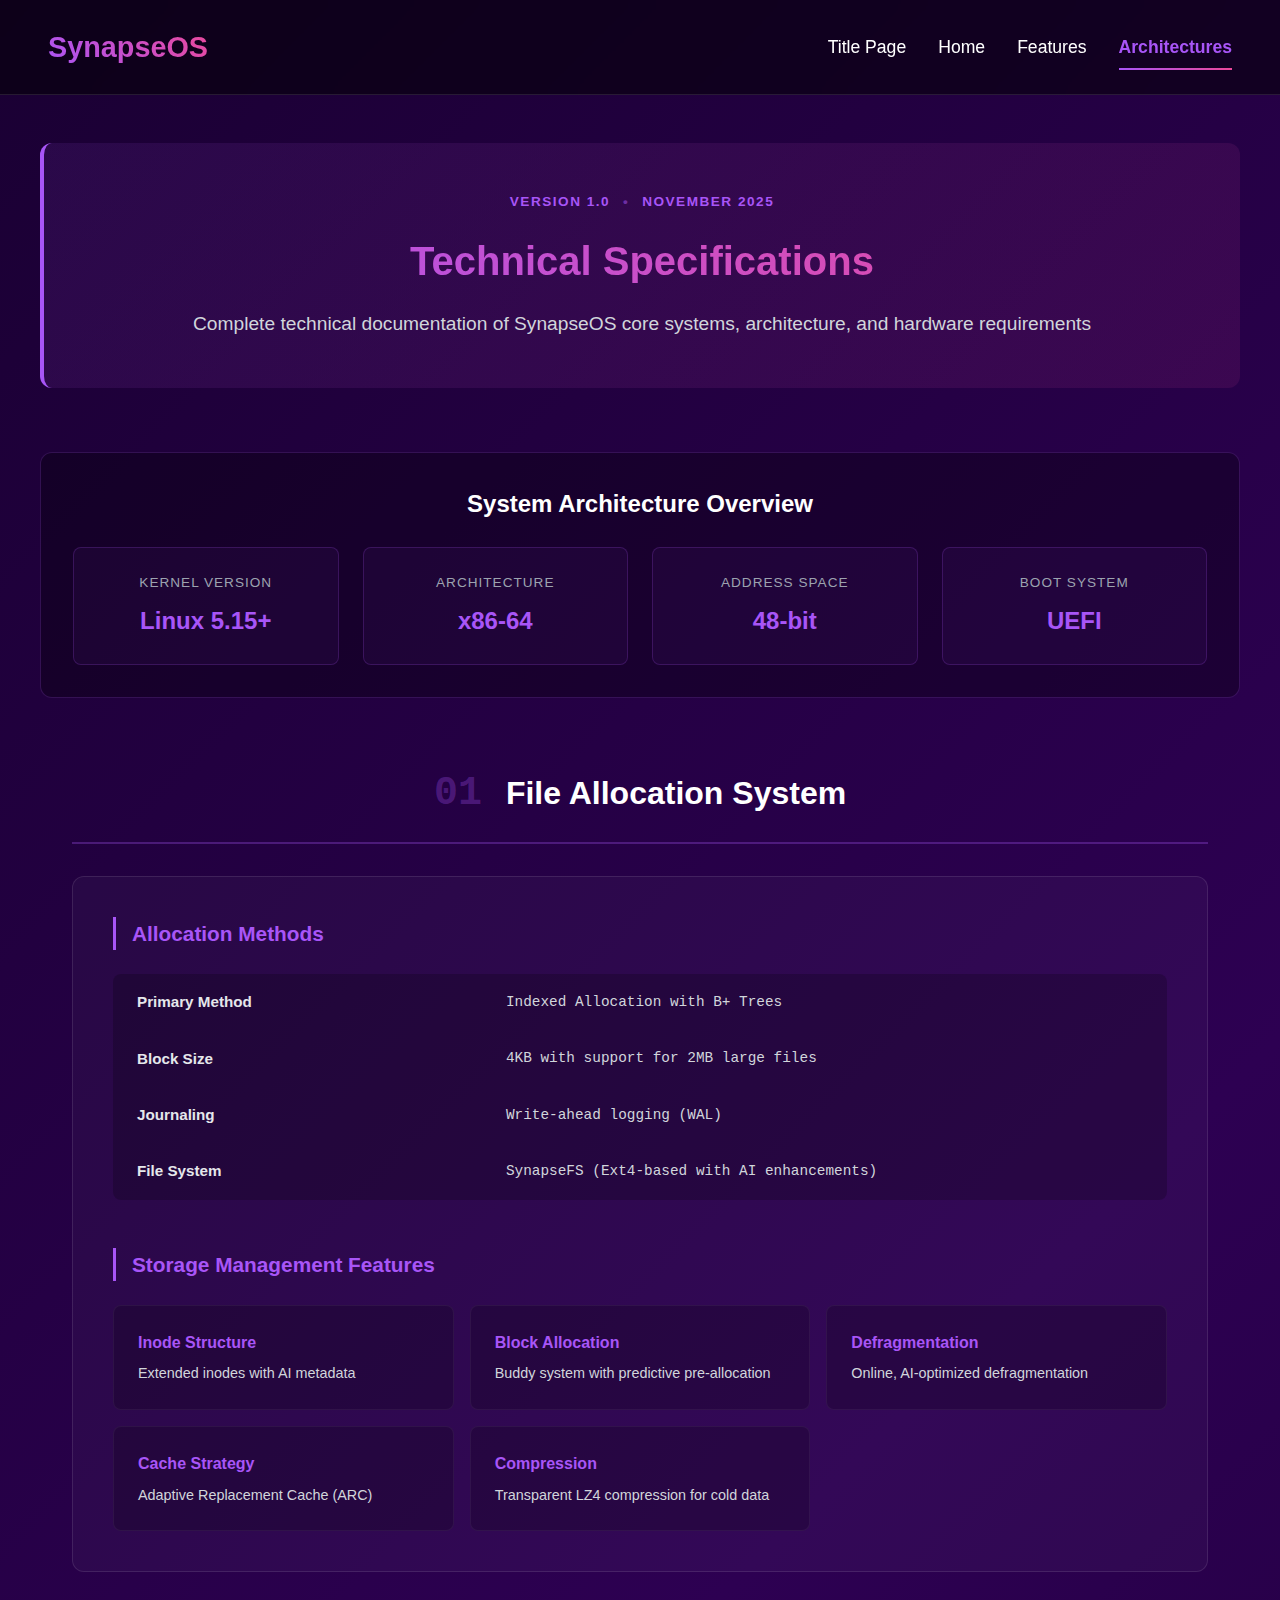
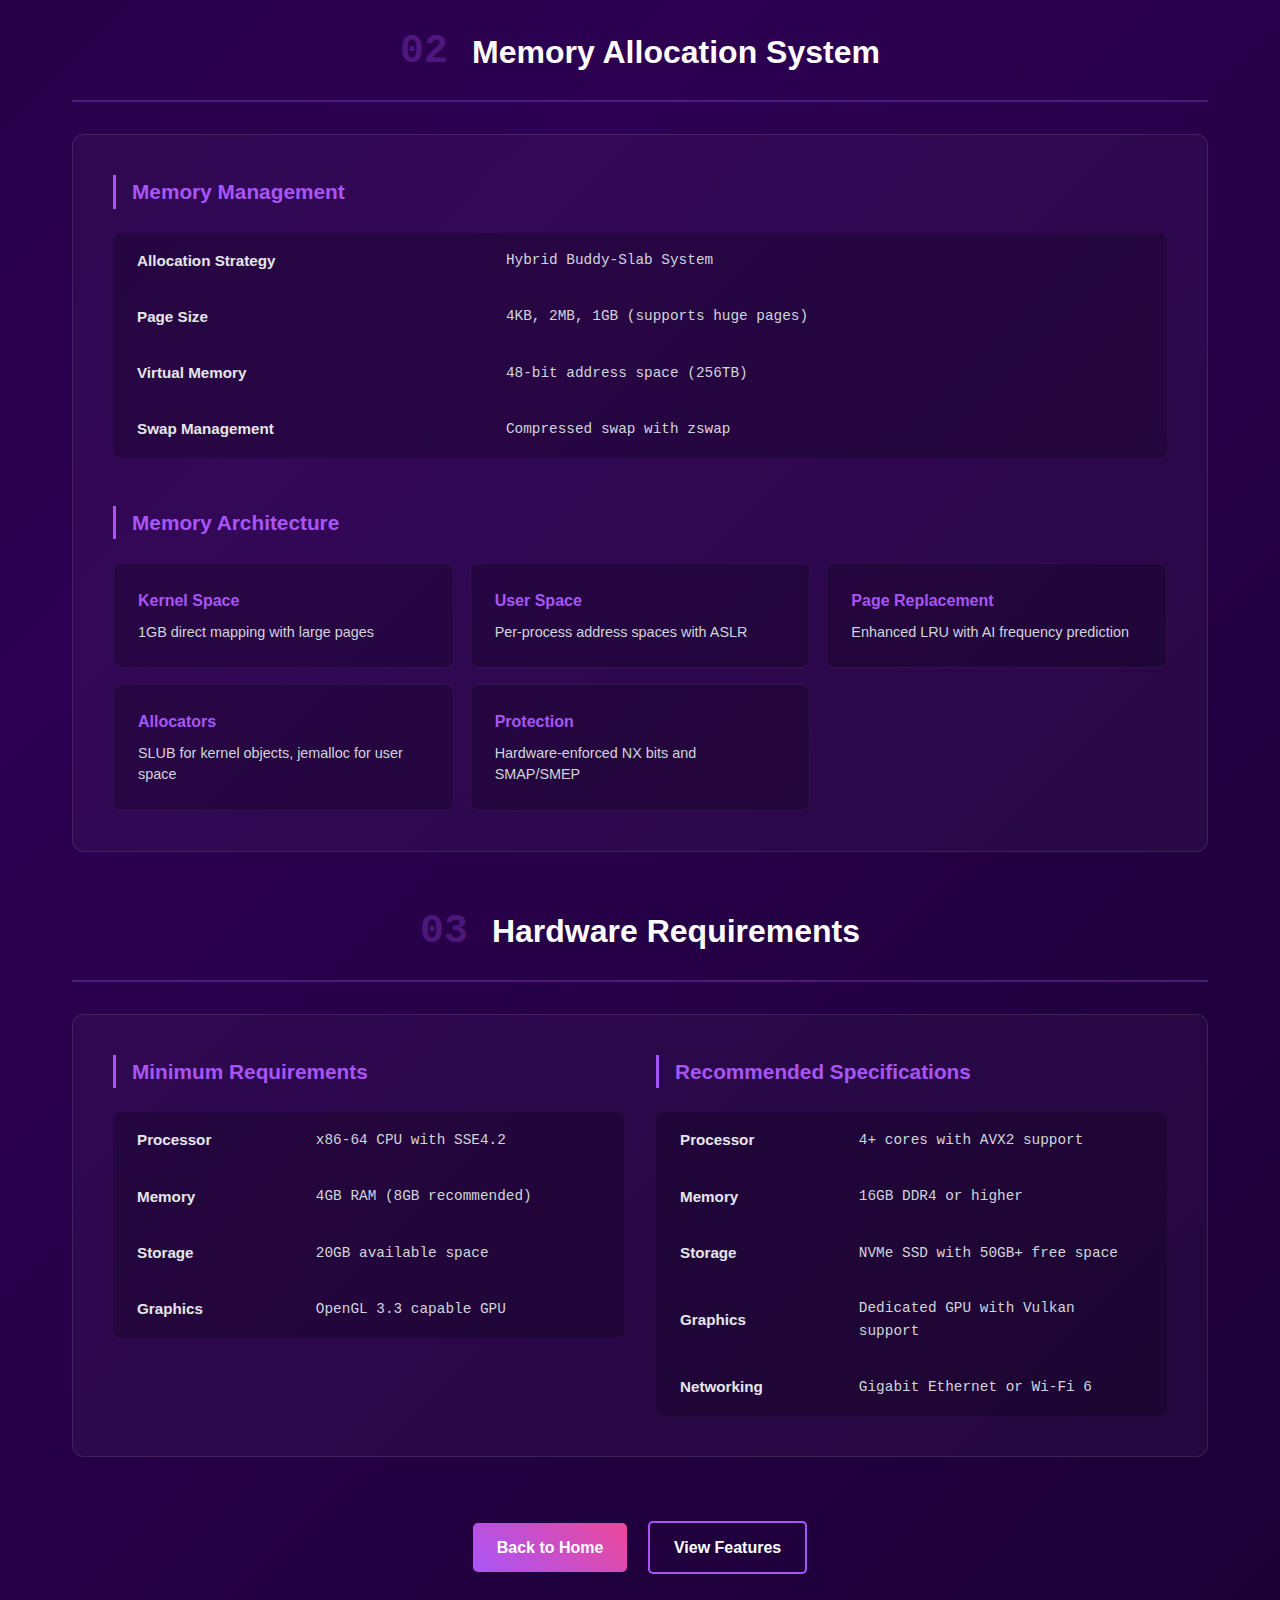
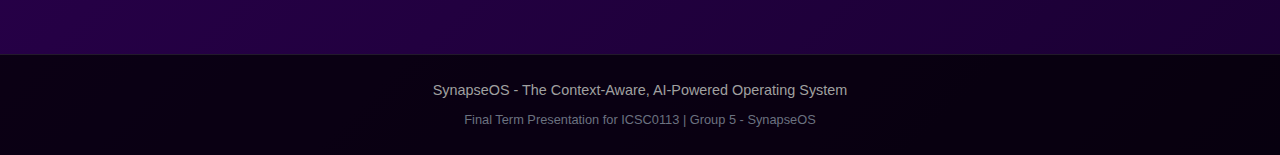
<file: architecture.html>
<!DOCTYPE html>
<html lang="en">
<head>
    <meta charset="UTF-8">
    <meta name="viewport" content="width=device-width, initial-scale=1.0">
    <title>Technical Specifications - SynapseOS</title>
    <link rel="stylesheet" href="style.css">
    <link rel="stylesheet" href="architecture.css">
</head>
<body>
    <!-- Navigation -->
    <nav>
        <div class="logo">SynapseOS</div>
        <ul class="nav-links">
            <li><a href="title.html">Title Page</a></li>
            <li><a href="index.html">Home</a></li>
            <li><a href="features.html">Features</a></li>
            <li><a href="architecture.html" class="active">Architectures</a></li>
        </ul>
    </nav>

    <!-- Main Content -->
    <main>
        <div class="page-header">
            <div class="header-meta">
                <span class="doc-version">Version 1.0</span>
                <span class="doc-date">November 2025</span>
            </div>
            <h1>Technical Specifications</h1>
            <p class="header-subtitle">Complete technical documentation of SynapseOS core systems, architecture, and hardware requirements</p>
        </div>

        <!-- System Architecture Overview -->
        <section class="architecture-overview">
            <h2>System Architecture Overview</h2>
            <div class="arch-grid">
                <div class="arch-item">
                    <div class="arch-label">Kernel Version</div>
                    <div class="arch-value">Linux 5.15+</div>
                </div>
                <div class="arch-item">
                    <div class="arch-label">Architecture</div>
                    <div class="arch-value">x86-64</div>
                </div>
                <div class="arch-item">
                    <div class="arch-label">Address Space</div>
                    <div class="arch-value">48-bit</div>
                </div>
                <div class="arch-item">
                    <div class="arch-label">Boot System</div>
                    <div class="arch-value">UEFI</div>
                </div>
            </div>
        </section>

        <!-- File Allocation System -->
        <section class="spec-section">
            <div class="section-header">
                <span class="section-number">01</span>
                <h2>File Allocation System</h2>
            </div>
            
            <div class="spec-content">
                <div class="spec-subsection">
                    <h3>Allocation Methods</h3>
                    <table class="spec-table">
                        <tr>
                            <td class="table-label">Primary Method</td>
                            <td class="table-value">Indexed Allocation with B+ Trees</td>
                        </tr>
                        <tr>
                            <td class="table-label">Block Size</td>
                            <td class="table-value">4KB with support for 2MB large files</td>
                        </tr>
                        <tr>
                            <td class="table-label">Journaling</td>
                            <td class="table-value">Write-ahead logging (WAL)</td>
                        </tr>
                        <tr>
                            <td class="table-label">File System</td>
                            <td class="table-value">SynapseFS (Ext4-based with AI enhancements)</td>
                        </tr>
                    </table>
                </div>

                <div class="spec-subsection">
                    <h3>Storage Management Features</h3>
                    <div class="feature-grid">
                        <div class="feature-item">
                            <div class="feature-title">Inode Structure</div>
                            <div class="feature-desc">Extended inodes with AI metadata</div>
                        </div>
                        <div class="feature-item">
                            <div class="feature-title">Block Allocation</div>
                            <div class="feature-desc">Buddy system with predictive pre-allocation</div>
                        </div>
                        <div class="feature-item">
                            <div class="feature-title">Defragmentation</div>
                            <div class="feature-desc">Online, AI-optimized defragmentation</div>
                        </div>
                        <div class="feature-item">
                            <div class="feature-title">Cache Strategy</div>
                            <div class="feature-desc">Adaptive Replacement Cache (ARC)</div>
                        </div>
                        <div class="feature-item">
                            <div class="feature-title">Compression</div>
                            <div class="feature-desc">Transparent LZ4 compression for cold data</div>
                        </div>
                    </div>
                </div>
            </div>
        </section>

        <!-- Memory Allocation System -->
        <section class="spec-section">
            <div class="section-header">
                <span class="section-number">02</span>
                <h2>Memory Allocation System</h2>
            </div>
            
            <div class="spec-content">
                <div class="spec-subsection">
                    <h3>Memory Management</h3>
                    <table class="spec-table">
                        <tr>
                            <td class="table-label">Allocation Strategy</td>
                            <td class="table-value">Hybrid Buddy-Slab System</td>
                        </tr>
                        <tr>
                            <td class="table-label">Page Size</td>
                            <td class="table-value">4KB, 2MB, 1GB (supports huge pages)</td>
                        </tr>
                        <tr>
                            <td class="table-label">Virtual Memory</td>
                            <td class="table-value">48-bit address space (256TB)</td>
                        </tr>
                        <tr>
                            <td class="table-label">Swap Management</td>
                            <td class="table-value">Compressed swap with zswap</td>
                        </tr>
                    </table>
                </div>

                <div class="spec-subsection">
                    <h3>Memory Architecture</h3>
                    <div class="feature-grid">
                        <div class="feature-item">
                            <div class="feature-title">Kernel Space</div>
                            <div class="feature-desc">1GB direct mapping with large pages</div>
                        </div>
                        <div class="feature-item">
                            <div class="feature-title">User Space</div>
                            <div class="feature-desc">Per-process address spaces with ASLR</div>
                        </div>
                        <div class="feature-item">
                            <div class="feature-title">Page Replacement</div>
                            <div class="feature-desc">Enhanced LRU with AI frequency prediction</div>
                        </div>
                        <div class="feature-item">
                            <div class="feature-title">Allocators</div>
                            <div class="feature-desc">SLUB for kernel objects, jemalloc for user space</div>
                        </div>
                        <div class="feature-item">
                            <div class="feature-title">Protection</div>
                            <div class="feature-desc">Hardware-enforced NX bits and SMAP/SMEP</div>
                        </div>
                    </div>
                </div>
            </div>
        </section>

        <!-- Hardware Requirements -->
        <section class="spec-section">
            <div class="section-header">
                <span class="section-number">03</span>
                <h2>Hardware Requirements</h2>
            </div>
            
            <div class="spec-content">
                <div class="requirements-container">
                    <div class="req-column">
                        <h3>Minimum Requirements</h3>
                        <table class="spec-table">
                            <tr>
                                <td class="table-label">Processor</td>
                                <td class="table-value">x86-64 CPU with SSE4.2</td>
                            </tr>
                            <tr>
                                <td class="table-label">Memory</td>
                                <td class="table-value">4GB RAM (8GB recommended)</td>
                            </tr>
                            <tr>
                                <td class="table-label">Storage</td>
                                <td class="table-value">20GB available space</td>
                            </tr>
                            <tr>
                                <td class="table-label">Graphics</td>
                                <td class="table-value">OpenGL 3.3 capable GPU</td>
                            </tr>
                        </table>
                    </div>

                    <div class="req-column">
                        <h3>Recommended Specifications</h3>
                        <table class="spec-table">
                            <tr>
                                <td class="table-label">Processor</td>
                                <td class="table-value">4+ cores with AVX2 support</td>
                            </tr>
                            <tr>
                                <td class="table-label">Memory</td>
                                <td class="table-value">16GB DDR4 or higher</td>
                            </tr>
                            <tr>
                                <td class="table-label">Storage</td>
                                <td class="table-value">NVMe SSD with 50GB+ free space</td>
                            </tr>
                            <tr>
                                <td class="table-label">Graphics</td>
                                <td class="table-value">Dedicated GPU with Vulkan support</td>
                            </tr>
                            <tr>
                                <td class="table-label">Networking</td>
                                <td class="table-value">Gigabit Ethernet or Wi-Fi 6</td>
                            </tr>
                        </table>
                    </div>
                </div>
            </div>
        </section>

        <div class="navigation">
            <a href="index.html" class="btn primary">Back to Home</a>
            <a href="features.html" class="btn secondary">View Features</a>
        </div>
    </main>

    <footer>
        <div class="footer-content">
            <p>SynapseOS - The Context-Aware, AI-Powered Operating System</p>
            <p class="footer-note">Final Term Presentation for ICSC0113 | Group 5 - SynapseOS</p>
        </div>
    </footer>
</body>
</html>
</file>
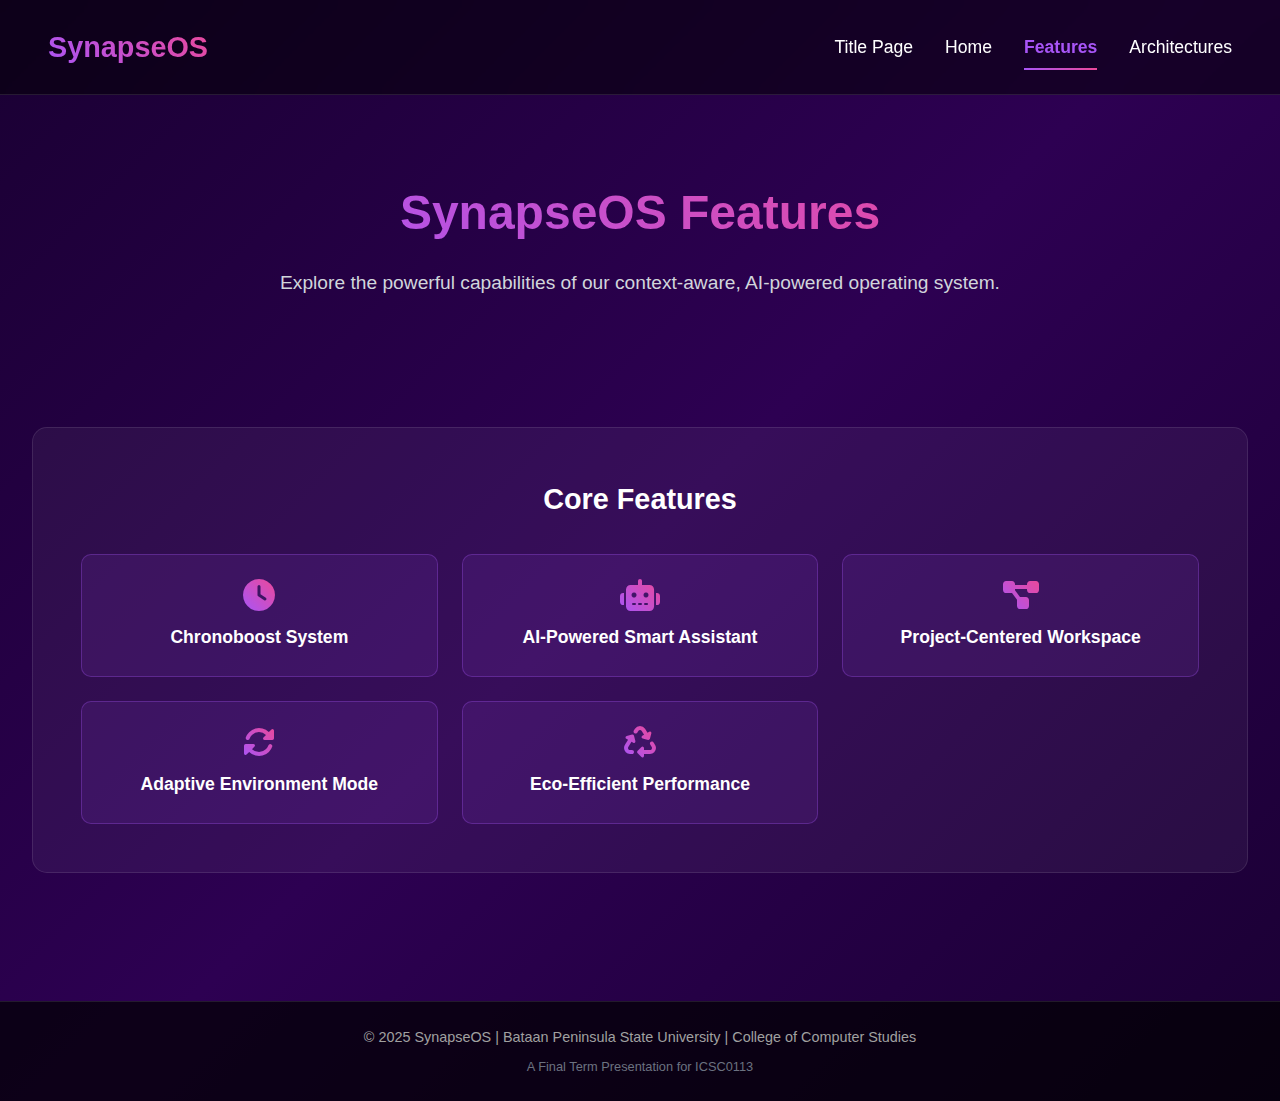
<file: features.html>
<!DOCTYPE html>
<html lang="en">
<head>
    <meta charset="UTF-8">
    <meta name="viewport" content="width=device-width, initial-scale=1.0">
    <title>SynapseOS | Features</title>
    <link rel="stylesheet" href="https://cdnjs.cloudflare.com/ajax/libs/font-awesome/6.4.0/css/all.min.css">
    <link rel="stylesheet" href="style.css">
</head>
<body>
    <nav>
        <div class="logo">SynapseOS</div>
        <ul class="nav-links">
            <li><a href="title.html">Title Page</a></li>
            <li><a href="index.html">Home</a></li>
            <li><a href="features.html" class="active">Features</a></li>
            <li><a href="architecture.html">Architectures</a></li>
        </ul>
    </nav>

   <main>
    <div class="page-header">
        <h1>SynapseOS Features</h1>
        <p>Explore the powerful capabilities of our context-aware, AI-powered operating system.</p>
    </div>

        <section class="features-section">
            <div class="button-section">
                <h3>Core Features</h3>
                <div class="button-grid">
                    <a href="#" class="feature-btn">
                        <i class="fas fa-clock"></i>
                        <span>Chronoboost System</span>
                    </a>
                    <a href="#" class="feature-btn">
                        <i class="fas fa-robot"></i>
                        <span>AI-Powered Smart Assistant</span>
                    </a>
                    <a href="#" class="feature-btn">
                        <i class="fas fa-project-diagram"></i>
                        <span>Project-Centered Workspace</span>
                    </a>
                    <a href="#" class="feature-btn">
                        <i class="fas fa-sync-alt"></i>
                        <span>Adaptive Environment Mode</span>
                    </a>
                    <a href="#" class="feature-btn">
                        <i class="fas fa-recycle"></i>
                        <span>Eco-Efficient Performance</span>
                    </a>
                </div>
            </div>
        </section>
    </main>

    <footer>
        <div class="footer-content">
            <p>&copy; 2025 SynapseOS | Bataan Peninsula State University | College of Computer Studies</p>
            <p class="footer-note">A Final Term Presentation for ICSC0113</p>
        </div>
    </footer>
</body>
</html>
</file>
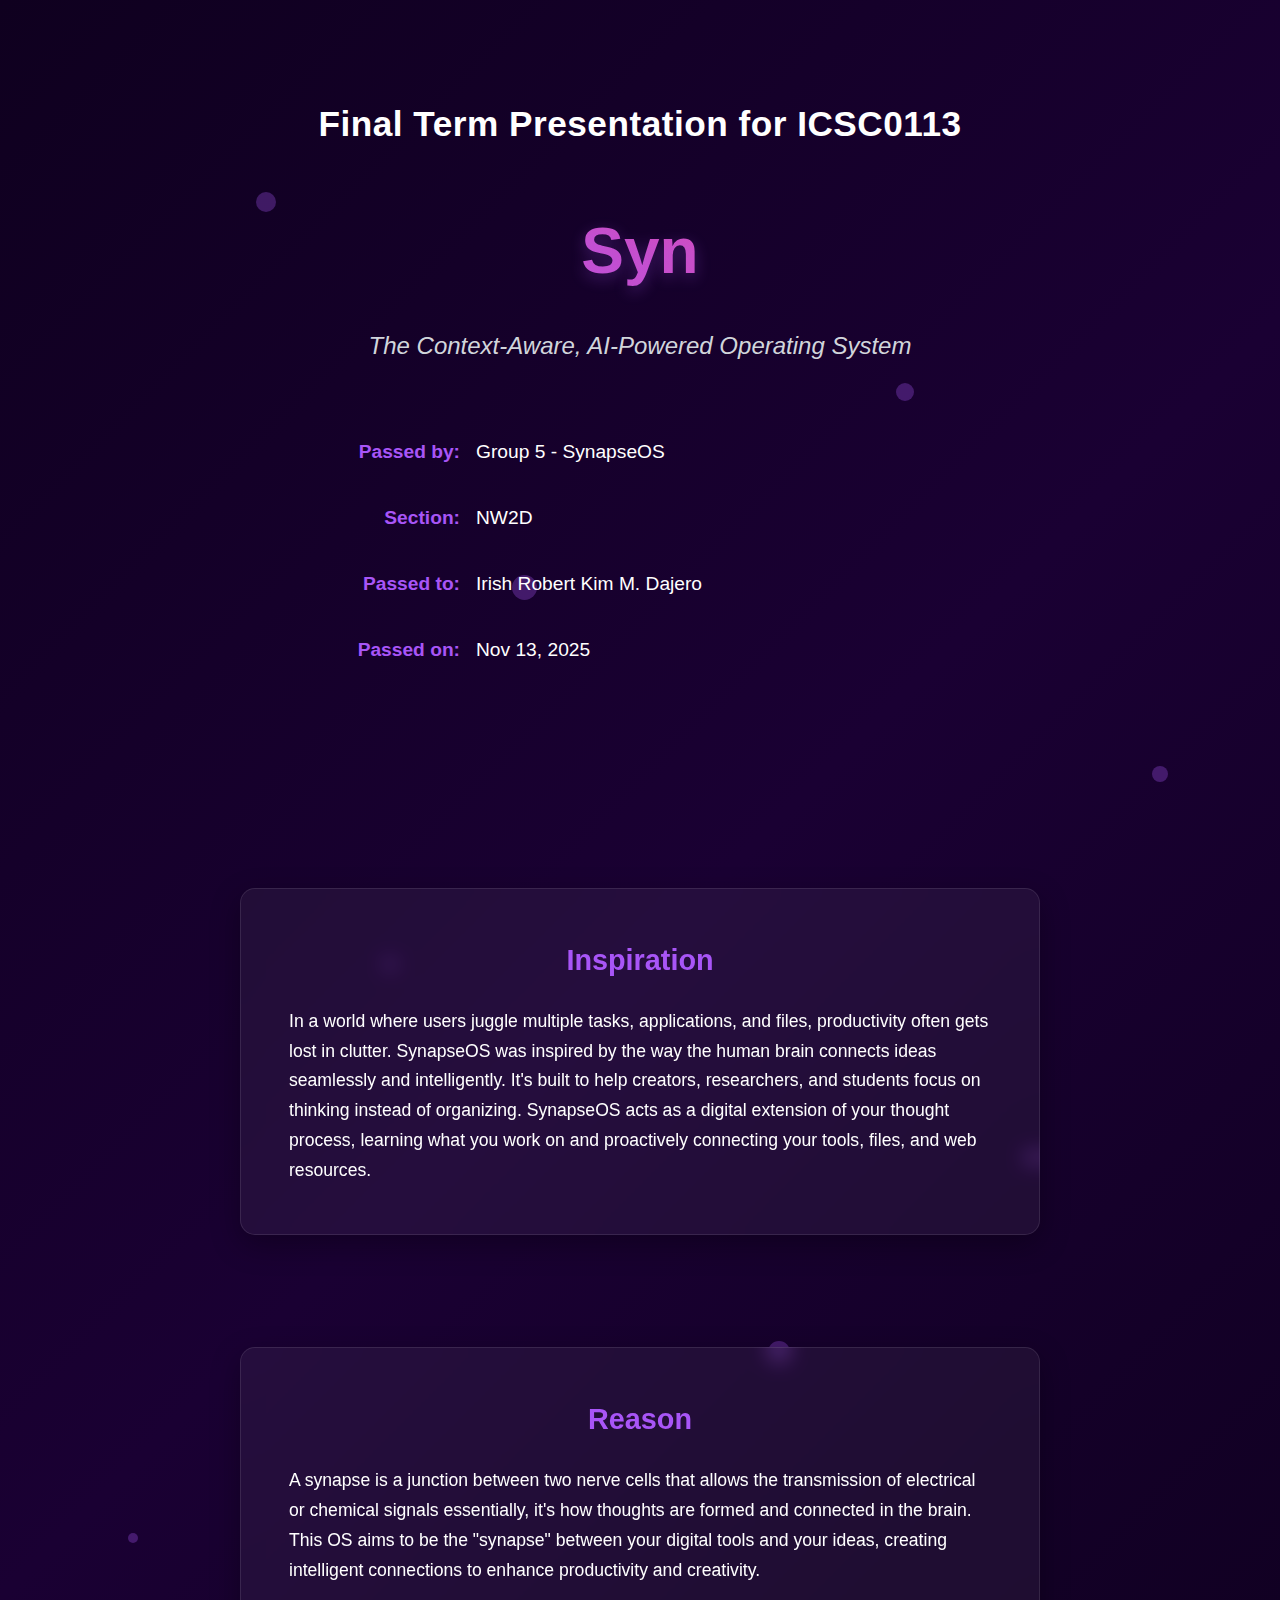
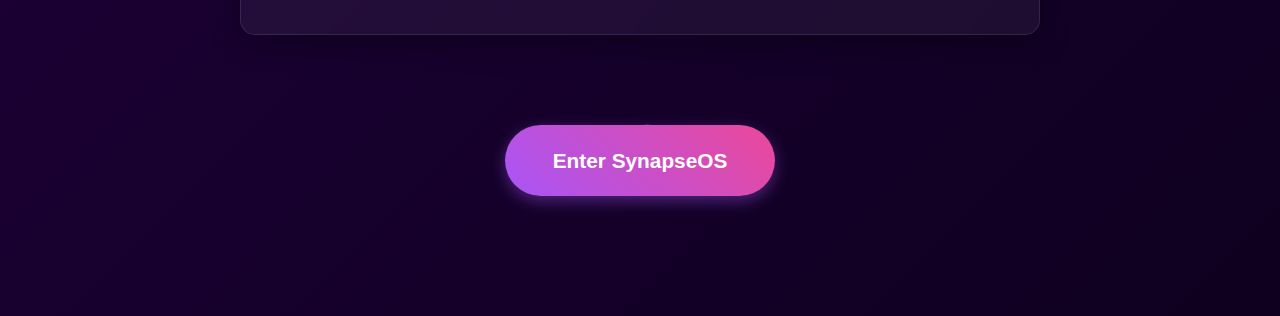
<file: title.html>
<!DOCTYPE html>
<html lang="en">
<head>
    <meta charset="UTF-8">
    <meta name="viewport" content="width=device-width, initial-scale=1.0">
    <title>SynapseOS | Title Page</title>
    <link rel="stylesheet" href="https://cdnjs.cloudflare.com/ajax/libs/font-awesome/6.4.0/css/all.min.css">
    <link rel="stylesheet" href="style.css">
    <link rel="stylesheet" href="title.css">
</head>
<body class="title-page-body">
    <div class="particles">
        <div class="particle"></div>
        <div class="particle"></div>
        <div class="particle"></div>
        <div class="particle"></div>
        <div class="particle"></div>
        <div class="particle"></div>
        <div class="particle"></div>
        <div class="particle"></div>
        <div class="particle"></div>
    </div>

    <div class="title-container">
        <div class="title-header">
            <h1 class="course-title">Final Term Presentation for ICSC0113</h1>
            <h2 class="main-title">SynapseOS</h2>
            <p class="subtitle">The Context-Aware, AI-Powered Operating System</p>
        </div>

        <div class="info-section-professor">
            <div class="info-line">
                <span class="info-label">Passed by:</span>
                <span class="info-content">Group 5 - SynapseOS</span>
            </div>
            <div class="info-line">
                <span class="info-label">Section:</span>
                <span class="info-content">NW2D</span>
            </div>
            <div class="info-line">
                <span class="info-label">Passed to:</span>
                <span class="info-content">Irish Robert Kim M. Dajero</span>
            </div>
            <div class="info-line">
                <span class="info-label">Passed on:</span>
                <span class="info-content">Nov 13, 2025</span>
            </div>
        </div>

        <div class="inspiration-box">
            <h3 class="inspiration-title">Inspiration</h3>
            <p class="inspiration-text">
                In a world where users juggle multiple tasks, applications, and files, productivity often gets lost in clutter. SynapseOS was inspired by the way the human brain connects ideas seamlessly and intelligently. It's built to help creators, researchers, and students focus on thinking instead of organizing. SynapseOS acts as a digital extension of your thought process, learning what you work on and proactively connecting your tools, files, and web resources.
            </p>
        </div>

        <div class="reason-box">
            <h3 class="reason-title">Reason</h3>
            <p class="reason-text">
                A synapse is a junction between two nerve cells that allows the transmission of electrical or chemical signals essentially, it's how thoughts are formed and connected in the brain. This OS aims to be the "synapse" between your digital tools and your ideas, creating intelligent connections to enhance productivity and creativity.
            </p>
        </div>

        <div class="button-container">
            <a href="index.html" class="enter-button">Enter SynapseOS</a>
        </div>
    </div>

    <script>
        // Add a subtle typing effect to the title
        document.addEventListener('DOMContentLoaded', function() {
            const title = document.querySelector('.main-title');
            const originalText = title.textContent;
            title.textContent = '';
            
            let i = 0;
            const typeWriter = () => {
                if (i < originalText.length) {
                    title.textContent += originalText.charAt(i);
                    i++;
                    setTimeout(typeWriter, 100);
                }
            };
            
            // Start typing effect after a brief delay
            setTimeout(typeWriter, 500);
        });
    </script>
</body>
</html>
</file>
<file: style.css>
/* Global Styles */
* {
    margin: 0;
    padding: 0;
    box-sizing: border-box;
}

:root {
    --primary: #a855f7;
    --secondary: #ec4899;
    --dark: #1a0033;
    --darker: #0f001f;
    --light: #f0f0f0;
    --gray: #a0a0a0;
}

body {
    font-family: 'Segoe UI', Tahoma, Geneva, Verdana, sans-serif;
    background: linear-gradient(135deg, #1a0033 0%, #2d0052 50%, #1a0033 100%);
    color: white;
    min-height: 100vh;
    display: flex;
    flex-direction: column;
    line-height: 1.6;
}

/* Navigation Styles */
nav {
    background: rgba(0, 0, 0, 0.5);
    padding: 1.5rem 3rem;
    display: flex;
    justify-content: space-between;
    align-items: center;
    backdrop-filter: blur(10px);
    position: sticky;
    top: 0;
    z-index: 1000;
    border-bottom: 1px solid rgba(255, 255, 255, 0.1);
}

.logo {
    font-size: 1.8rem;
    font-weight: bold;
    background: linear-gradient(45deg, #a855f7, #ec4899);
    -webkit-background-clip: text;
    -webkit-text-fill-color: transparent;
    background-clip: text;
}

.nav-links {
    display: flex;
    gap: 2rem;
    list-style: none;
}

.nav-links a {
    color: white;
    text-decoration: none;
    font-size: 1.1rem;
    transition: all 0.3s ease;
    position: relative;
    padding: 0.5rem 0;
}

.nav-links a:hover {
    color: #a855f7;
}

.nav-links a.active {
    color: #a855f7;
    font-weight: 600;
}

.nav-links a::after {
    content: '';
    position: absolute;
    bottom: -5px;
    left: 0;
    width: 0;
    height: 2px;
    background: linear-gradient(45deg, #a855f7, #ec4899);
    transition: width 0.3s ease;
}

.nav-links a:hover::after,
.nav-links a.active::after {
    width: 100%;
}

/* Main Content Styles */
main {
    flex: 1;
    padding: 3rem 2rem;
}

/* Page Header Styles - ADD THIS SECTION */
.page-header {
    text-align: center;
    max-width: 800px;
    margin: 0 auto 3rem auto;
    padding: 2rem 0;
    animation: fadeIn 1s ease-out;
}

.page-header h1 {
    font-size: 3rem;
    margin-bottom: 1rem;
    background: linear-gradient(45deg, #a855f7, #ec4899);
    -webkit-background-clip: text;
    -webkit-text-fill-color: transparent;
    background-clip: text;
}

.page-header p {
    font-size: 1.2rem;
    color: #d1d5db;
    line-height: 1.6;
}

.hero-section {
    text-align: center;
    max-width: 800px;
    margin: 0 auto 3rem auto;
    padding: 2rem 0;
    animation: fadeIn 1s ease-out;
}

.hero-section h1 {
    font-size: 3rem;
    margin-bottom: 1rem;
    background: linear-gradient(45deg, #a855f7, #ec4899);
    -webkit-background-clip: text;
    -webkit-text-fill-color: transparent;
    background-clip: text;
}

.hero-section h2 {
    font-size: 1.2rem;
    color: #d1d5db;
    line-height: 1.6;
}

.description {
    text-align: center;
    font-size: 1.2rem;
    margin-bottom: 2.5rem;
    color: #e5e7eb;
    line-height: 1.8;
}

.cta-buttons {
    display: flex;
    gap: 1rem;
    justify-content: center;
    flex-wrap: wrap;
}

.btn {
    display: inline-block;
    padding: 0.75rem 1.5rem;
    border-radius: 5px;
    text-decoration: none;
    font-weight: 600;
    transition: all 0.3s ease;
    border: none;
    cursor: pointer;
}

.btn.primary {
    background: linear-gradient(45deg, #a855f7, #ec4899);
    color: white;
}

.btn.secondary {
    background: transparent;
    color: white;
    border: 2px solid #a855f7;
}

.btn:hover {
    transform: translateY(-2px);
    box-shadow: 0 5px 15px rgba(168, 85, 247, 0.4);
}

/* Value Proposition Section */
.value-proposition {
    margin-top: 4rem;
    padding: 3rem 0;
    background: rgba(0, 0, 0, 0.2);
    border-radius: 10px;
}

.value-proposition h2 {
    text-align: center;
    margin-bottom: 2.5rem;
    font-size: 2rem;
}

.features-grid {
    display: grid;
    grid-template-columns: repeat(auto-fit, minmax(250px, 1fr));
    gap: 2rem;
    max-width: 1000px;
    margin: 0 auto;
}

.feature-card {
    background: rgba(255, 255, 255, 0.05);
    padding: 2rem;
    border-radius: 10px;
    text-align: center;
    transition: transform 0.3s ease, box-shadow 0.3s ease;
    border: 1px solid rgba(255, 255, 255, 0.1);
}

.feature-card:hover {
    transform: translateY(-5px);
    box-shadow: 0 10px 20px rgba(0, 0, 0, 0.2);
}

.feature-icon {
    font-size: 3rem;
    margin-bottom: 1rem;
}

.feature-card h3 {
    margin-bottom: 1rem;
    font-size: 1.3rem;
}

.feature-card p {
    color: #d1d5db;
    line-height: 1.6;
}

/* Features Button Styles */
.features-section {
    padding: 3rem 0;
}

.features-section h2 {
    text-align: center;
    margin-bottom: 3rem;
    font-size: 2.5rem;
    color: white;
}

.button-section {
    background: rgba(255, 255, 255, 0.05);
    border-radius: 15px;
    padding: 3rem;
    margin-bottom: 2rem;
    border: 1px solid rgba(255, 255, 255, 0.1);
}

.button-section h3 {
    text-align: center;
    margin-bottom: 2rem;
    font-size: 1.8rem;
    color: white;
}

.button-grid {
    display: grid;
    grid-template-columns: repeat(auto-fit, minmax(280px, 1fr));
    gap: 1.5rem;
}

.feature-btn {
    display: flex;
    flex-direction: column;
    align-items: center;
    justify-content: center;
    padding: 1.5rem;
    border-radius: 10px;
    text-decoration: none;
    transition: all 0.3s ease;
    border: none;
    cursor: pointer;
    font-size: 1rem;
    text-align: center;
    min-height: 120px;
    background: rgba(168, 85, 247, 0.1);
    border: 1px solid rgba(168, 85, 247, 0.3);
    color: white;
}

.feature-btn:hover {
    transform: translateY(-5px);
    box-shadow: 0 10px 20px rgba(168, 85, 247, 0.3);
    background: rgba(168, 85, 247, 0.2);
}

.feature-btn i {
    font-size: 2rem;
    margin-bottom: 0.8rem;
    background: linear-gradient(45deg, #a855f7, #ec4899);
    -webkit-background-clip: text;
    -webkit-text-fill-color: transparent;
    background-clip: text;
}

.feature-btn span {
    font-weight: 600;
    font-size: 1.1rem;
}

/* Footer Styles */
footer {
    background: rgba(0, 0, 0, 0.7);
    padding: 1.5rem 2rem;
    text-align: center;
    color: #a0a0a0;
    margin-top: auto;
    font-size: 0.9rem;
    border-top: 1px solid rgba(255, 255, 255, 0.1);
}

.footer-content {
    max-width: 800px;
    margin: 0 auto;
}

.footer-note {
    margin-top: 0.5rem;
    font-size: 0.8rem;
    color: #6b7280;
}

/* Common Animations */
@keyframes gradientShift {
    0%, 100% { background-position: 0% 50%; }
    50% { background-position: 100% 50%; }
}

@keyframes fadeIn {
    from {
        opacity: 0;
        transform: translateY(20px);
    }
    to {
        opacity: 1;
        transform: translateY(0);
    }
}

@keyframes fadeInUp {
    from {
        opacity: 0;
        transform: translateY(40px);
    }
    to {
        opacity: 1;
        transform: translateY(0);
    }
}

@keyframes fadeInDown {
    from {
        opacity: 0;
        transform: translateY(-30px);
    }
    to {
        opacity: 1;
        transform: translateY(0);
    }
}

.feature-btn {
    animation: fadeIn 0.8s ease-out;
}

.feature-btn:nth-child(2) {
    animation-delay: 0.1s;
}

.feature-btn:nth-child(3) {
    animation-delay: 0.2s;
}

.feature-btn:nth-child(4) {
    animation-delay: 0.3s;
}

.feature-btn:nth-child(5) {
    animation-delay: 0.4s;
}

.feature-btn:nth-child(6) {
    animation-delay: 0.5s;
}

/* Responsive Design */
@media (max-width: 768px) {
    nav {
        padding: 1rem;
        flex-direction: column;
        gap: 1rem;
    }
    
    .nav-links {
        gap: 1rem;
    }
    
    .page-header h1 {
        font-size: 2.5rem;
    }
    
    .page-header p {
        font-size: 1.1rem;
    }
    
    .hero-section h1 {
        font-size: 2.5rem;
    }
    
    .hero-section h2 {
        font-size: 1.3rem;
    }
    
    .cta-buttons {
        flex-direction: column;
        align-items: center;
    }
    
    .btn {
        width: 100%;
        max-width: 250px;
    }
    
    .features-grid {
        grid-template-columns: 1fr;
    }
    
    .button-grid {
        grid-template-columns: 1fr;
    }
    
    .button-section {
        padding: 2rem 1.5rem;
    }
    
    .feature-btn {
        min-height: 100px;
    }
}
</file>
<file: architecture.css>
/* architecture.css - Professional Technical Specifications */

/* Page Header */
.page-header {
    max-width: 1200px;
    margin: 0 auto 4rem;
    padding: 3rem 2rem;
    background: linear-gradient(135deg, rgba(168, 85, 247, 0.1), rgba(236, 72, 153, 0.1));
    border-radius: 12px;
    border-left: 4px solid #a855f7;
    text-align: center;
}

.header-meta {
    display: flex;
    gap: 2rem;
    margin-bottom: 1rem;
    font-size: 0.85rem;
    text-transform: uppercase;
    letter-spacing: 1.5px;
    color: #a855f7;
    font-weight: 600;
    justify-content: center;
}

.header-meta span {
    position: relative;
}

.header-meta span:not(:last-child)::after {
    content: "•";
    position: absolute;
    right: -1.2rem;
    color: rgba(168, 85, 247, 0.5);
}

.page-header h1 {
    font-size: 2.5rem;
    margin-bottom: 1rem;
    font-weight: 700;
}

.header-subtitle {
    font-size: 1.1rem;
    color: #d1d5db;
    line-height: 1.6;
    margin: 0;
}

/* Architecture Overview */
.architecture-overview {
    max-width: 1200px;
    margin: 0 auto 4rem;
    padding: 2rem;
    background: rgba(0, 0, 0, 0.3);
    border-radius: 12px;
    border: 1px solid rgba(168, 85, 247, 0.2);
    text-align: center;
}

.architecture-overview h2 {
    font-size: 1.5rem;
    color: white;
    margin-bottom: 1.5rem;
    font-weight: 600;
}

.arch-grid {
    display: grid;
    grid-template-columns: repeat(auto-fit, minmax(200px, 1fr));
    gap: 1.5rem;
}

.arch-item {
    background: rgba(168, 85, 247, 0.05);
    padding: 1.5rem;
    border-radius: 8px;
    border: 1px solid rgba(168, 85, 247, 0.2);
    text-align: center;
    transition: all 0.3s ease;
}

.arch-item:hover {
    background: rgba(168, 85, 247, 0.1);
    border-color: rgba(168, 85, 247, 0.4);
    transform: translateY(-2px);
}

.arch-label {
    font-size: 0.85rem;
    color: #9ca3af;
    text-transform: uppercase;
    letter-spacing: 1px;
    margin-bottom: 0.5rem;
}

.arch-value {
    font-size: 1.5rem;
    font-weight: 700;
    color: #a855f7;
}

/* Specification Sections */
.spec-section {
    max-width: 1200px;
    margin: 0 auto 3rem;
    padding: 0 2rem;
}

.section-header {
    display: flex;
    align-items: center;
    justify-content: center;
    gap: 1.5rem;
    margin-bottom: 2rem;
    padding-bottom: 1rem;
    border-bottom: 2px solid rgba(168, 85, 247, 0.3);
}

.section-number {
    font-size: 2.5rem;
    font-weight: 700;
    color: rgba(168, 85, 247, 0.3);
    font-family: 'Courier New', monospace;
}

.section-header h2 {
    font-size: 2rem;
    color: white;
    margin: 0;
    font-weight: 600;
}

/* Specification Content */
.spec-content {
    background: rgba(255, 255, 255, 0.03);
    padding: 2.5rem;
    border-radius: 12px;
    border: 1px solid rgba(255, 255, 255, 0.1);
}

.spec-subsection {
    margin-bottom: 3rem;
}

.spec-subsection:last-child {
    margin-bottom: 0;
}

.spec-subsection h3 {
    font-size: 1.3rem;
    color: #a855f7;
    margin-bottom: 1.5rem;
    font-weight: 600;
    padding-left: 1rem;
    border-left: 3px solid #a855f7;
}

/* Specification Tables */
.spec-table {
    width: 100%;
    border-collapse: separate;
    border-spacing: 0;
    background: rgba(0, 0, 0, 0.2);
    border-radius: 8px;
    overflow: hidden;
}

.spec-table tr {
    border-bottom: 1px solid rgba(255, 255, 255, 0.05);
}

.spec-table tr:last-child {
    border-bottom: none;
}

.spec-table td {
    padding: 1rem 1.5rem;
}

.table-label {
    font-weight: 600;
    color: #e5e7eb;
    width: 35%;
    font-size: 0.95rem;
}

.table-value {
    color: #d1d5db;
    font-family: 'Courier New', monospace;
    font-size: 0.9rem;
}

/* Feature Grid */
.feature-grid {
    display: grid;
    grid-template-columns: repeat(auto-fit, minmax(280px, 1fr));
    gap: 1rem;
}

.feature-item {
    background: rgba(0, 0, 0, 0.2);
    padding: 1.5rem;
    border-radius: 8px;
    border: 1px solid rgba(255, 255, 255, 0.05);
    transition: all 0.3s ease;
}

.feature-item:hover {
    border-color: rgba(168, 85, 247, 0.3);
    background: rgba(168, 85, 247, 0.05);
    transform: translateY(-2px);
}

.feature-title {
    font-weight: 600;
    color: #a855f7;
    margin-bottom: 0.5rem;
    font-size: 1rem;
}

.feature-desc {
    color: #d1d5db;
    font-size: 0.9rem;
    line-height: 1.5;
}

/* Requirements Container */
.requirements-container {
    display: grid;
    grid-template-columns: repeat(auto-fit, minmax(450px, 1fr));
    gap: 2rem;
}

.req-column h3 {
    font-size: 1.3rem;
    color: #a855f7;
    margin-bottom: 1.5rem;
    font-weight: 600;
    padding-left: 1rem;
    border-left: 3px solid #a855f7;
}

/* Navigation */
.navigation {
    text-align: center;
    margin: 4rem 0 2rem;
    padding: 0 2rem;
}

.navigation .btn {
    margin: 0 0.5rem;
}

/* Responsive Design */
@media (max-width: 1024px) {
    .requirements-container {
        grid-template-columns: 1fr;
    }
    
    .feature-grid {
        grid-template-columns: 1fr;
    }
}

@media (max-width: 768px) {
    .page-header {
        padding: 2rem 1.5rem;
        margin-bottom: 2rem;
    }
    
    .page-header h1 {
        font-size: 2rem;
    }
    
    .header-subtitle {
        font-size: 1rem;
    }
    
    .architecture-overview {
        padding: 1.5rem;
        margin-bottom: 2rem;
    }
    
    .arch-grid {
        grid-template-columns: repeat(2, 1fr);
        gap: 1rem;
    }
    
    .spec-section {
        padding: 0 1rem;
        margin-bottom: 2rem;
    }
    
    .section-header {
        gap: 1rem;
    }
    
    .section-number {
        font-size: 2rem;
    }
    
    .section-header h2 {
        font-size: 1.5rem;
    }
    
    .spec-content {
        padding: 1.5rem;
    }
    
    .table-label,
    .table-value {
        display: block;
        width: 100%;
    }
    
    .table-label {
        padding-bottom: 0.3rem;
    }
    
    .table-value {
        padding-top: 0;
        color: #a855f7;
    }
    
    .navigation .btn {
        display: block;
        margin: 0.5rem auto;
        max-width: 250px;
    }
}

@media (max-width: 480px) {
    .header-meta {
        flex-direction: column;
        gap: 0.5rem;
    }
    
    .header-meta span::after {
        display: none;
    }
    
    .arch-grid {
        grid-template-columns: 1fr;
    }
    
    .spec-content {
        padding: 1rem;
    }
    
    .spec-table td {
        padding: 0.8rem 1rem;
    }
    
    .feature-item {
        padding: 1rem;
    }
}
</file>
<file: title.css>
/* Title Page Specific Styles */
.title-page-body {
    background: linear-gradient(135deg, #0f001f 0%, #1a0033 50%, #0f001f 100%);
    color: #f0f0f0;
    min-height: 100vh;
    display: flex;
    justify-content: center;
    align-items: center;
    overflow-x: hidden;
    position: relative;
}

/* Animated background particles */
.particles {
    position: absolute;
    top: 0;
    left: 0;
    width: 100%;
    height: 100%;
    z-index: -1;
}

.particle {
    position: absolute;
    background: rgba(168, 85, 247, 0.3);
    border-radius: 50%;
    animation: float 15s infinite linear;
}

.particle:nth-child(1) { width: 20px; height: 20px; top: 10%; left: 20%; animation-delay: 0s; }
.particle:nth-child(2) { width: 15px; height: 15px; top: 60%; left: 80%; animation-delay: 2s; }
.particle:nth-child(3) { width: 25px; height: 25px; top: 30%; left: 40%; animation-delay: 4s; }
.particle:nth-child(4) { width: 10px; height: 10px; top: 80%; left: 10%; animation-delay: 6s; }
.particle:nth-child(5) { width: 18px; height: 18px; top: 20%; left: 70%; animation-delay: 8s; }
.particle:nth-child(6) { width: 12px; height: 12px; top: 50%; left: 30%; animation-delay: 10s; }
.particle:nth-child(7) { width: 22px; height: 22px; top: 70%; left: 60%; animation-delay: 12s; }
.particle:nth-child(8) { width: 16px; height: 16px; top: 40%; left: 90%; animation-delay: 14s; }
.particle:nth-child(9) { width: 14px; height: 14px; top: 90%; left: 50%; animation-delay: 16s; }

@keyframes float {
    0% { transform: translateY(0) rotate(0deg); opacity: 1; }
    100% { transform: translateY(-1000px) rotate(720deg); opacity: 0; }
}

@keyframes fadeIn {
    from {
        opacity: 0;
        transform: translateY(30px);
    }
    to {
        opacity: 1;
        transform: translateY(0);
    }
}

/* Professor's Format Styles */
.title-container {
    text-align: center;
    max-width: 900px;
    padding: 4rem 3rem;
    animation: fadeIn 1.5s ease-out;
    position: relative;
    z-index: 1;
    margin: 2rem;
    background: transparent;
    backdrop-filter: none;
    border-radius: 0;
    border: none;
    box-shadow: none;
}

.course-title {
    font-size: 2.2rem;
    color: white;
    margin-bottom: 3rem;
    font-weight: 600;
    letter-spacing: 0.5px;
}

.main-title {
    font-size: 4rem;
    font-weight: 800;
    margin-bottom: 1.5rem;
    background: linear-gradient(45deg, #a855f7, #ec4899);
    -webkit-background-clip: text;
    -webkit-text-fill-color: transparent;
    background-clip: text;
    text-shadow: 0 5px 15px rgba(168, 85, 247, 0.3);
}

.subtitle {
    font-size: 1.5rem;
    color: #d1d5db;
    font-style: italic;
    margin-bottom: 4rem;
    font-weight: 400;
    line-height: 1.6;
}

/* Professor's format info section */
.info-section-professor {
    display: flex;
    flex-direction: column;
    gap: 1.2rem;
    margin-bottom: 4rem;
    text-align: left;
    max-width: 600px;
    margin-left: auto;
    margin-right: auto;
    font-size: 1.2rem;
}

.info-line {
    display: flex;
    align-items: center;
    gap: 1rem;
    padding: 0.5rem 0;
}

.info-label {
    font-weight: 600;
    color: #a855f7;
    min-width: 120px;
    text-align: right;
}

.info-content {
    color: white;
    text-align: left;
    flex: 1;
    font-weight: 500;
}



/* Box for Inspiration */

.inspiration-box {
    margin: 2rem auto 2rem auto;
    padding: 3rem;
    background: rgba(255, 255, 255, 0.05);
    backdrop-filter: blur(10px);
    border-radius: 15px;
    border: 1px solid rgba(255, 255, 255, 0.1);
    box-shadow: 0 10px 30px rgba(0, 0, 0, 0.3);
    text-align: left;
    max-width: 800px;
    position: relative;
    top: 150px; /* Adjust this value as needed */
}

.inspiration-title {
    color: #a855f7;
    margin-bottom: 1.5rem;
    font-size: 1.8rem;
    text-align: center;
    font-weight: 600;
}

.inspiration-text {
    color: white;
    line-height: 1.7;
    font-size: 1.1rem;
    text-align: left;
}

/* Box for Reason */

.reason-box {
    margin: 2rem auto 2rem auto;
    padding: 3rem;
    background: rgba(255, 255, 255, 0.05);
    backdrop-filter: blur(10px);
    border-radius: 15px;
    border: 1px solid rgba(255, 255, 255, 0.1);
    box-shadow: 0 10px 30px rgba(0, 0, 0, 0.3);
    text-align: left;
    max-width: 800px;
    position: relative;
    top: 230px; /* Adjust this value as needed */
}

.reason-title {
    color: #a855f7;
    margin-bottom: 1.5rem;
    font-size: 1.8rem;
    text-align: center;
    font-weight: 600;
}

.reason-text {
    color: white;
    line-height: 1.7;
    font-size: 1.1rem;
    text-align: left;
}

/* Button container for better spacing */
.button-container {
    margin-top: 20rem;
    margin-bottom: 1rem;
}

/* Enter button */
.enter-button {
    display: inline-block;
    padding: 1.2rem 3rem;
    background: linear-gradient(45deg, #a855f7, #ec4899);
    color: white;
    text-decoration: none;
    border-radius: 50px;
    font-weight: 600;
    font-size: 1.3rem;
    transition: all 0.3s ease;
    box-shadow: 0 5px 15px rgba(168, 85, 247, 0.4);
    position: relative;
    overflow: hidden;
}

.enter-button:hover {
    transform: translateY(-3px);
    box-shadow: 0 10px 25px rgba(168, 85, 247, 0.6);
}

.enter-button:active {
    transform: translateY(1px);
}

.enter-button::after {
    content: '';
    position: absolute;
    top: 10;
    left: -100%;
    width: 100%;
    height: 100%;
    background: linear-gradient(90deg, transparent, rgba(255, 255, 255, 0.2), transparent);
    transition: left 0.5s;
}

.enter-button:hover::after {
    left: 100%;
}

/* Title page responsive */
@media (max-width: 768px) {
    .title-container {
        padding: 3rem 2rem;
        margin: 1rem;
    }
    
    .course-title {
        font-size: 1.8rem;
        margin-bottom: 2rem;
    }
    
    .main-title {
        font-size: 3rem;
        margin-bottom: 1rem;
    }
    
    .subtitle {
        font-size: 1.3rem;
        margin-bottom: 3rem;
    }
    
    .info-section-professor {
        font-size: 1.1rem;
        margin-bottom: 3rem;
    }
    
    .info-line {
        flex-direction: column;
        gap: 0.5rem;
        text-align: center;
    }
    
    .info-label {
        min-width: auto;
        text-align: center;
    }
    
    .inspiration-box,
    .reason-box {
        padding: 2rem;
        margin: 3rem 1rem;
    }
    
    .inspiration-title,
    .reason-title {
        font-size: 1.5rem;
    }
    
    .inspiration-text,
    .reason-text {
        font-size: 1rem;
    }
    
    .button-container {
        margin-top: 1.5rem;
        margin-bottom: 1.5rem;
    }
    
    .enter-button {
        padding: 1rem 2.5rem;
        font-size: 1.2rem;
    }
}
</file>
